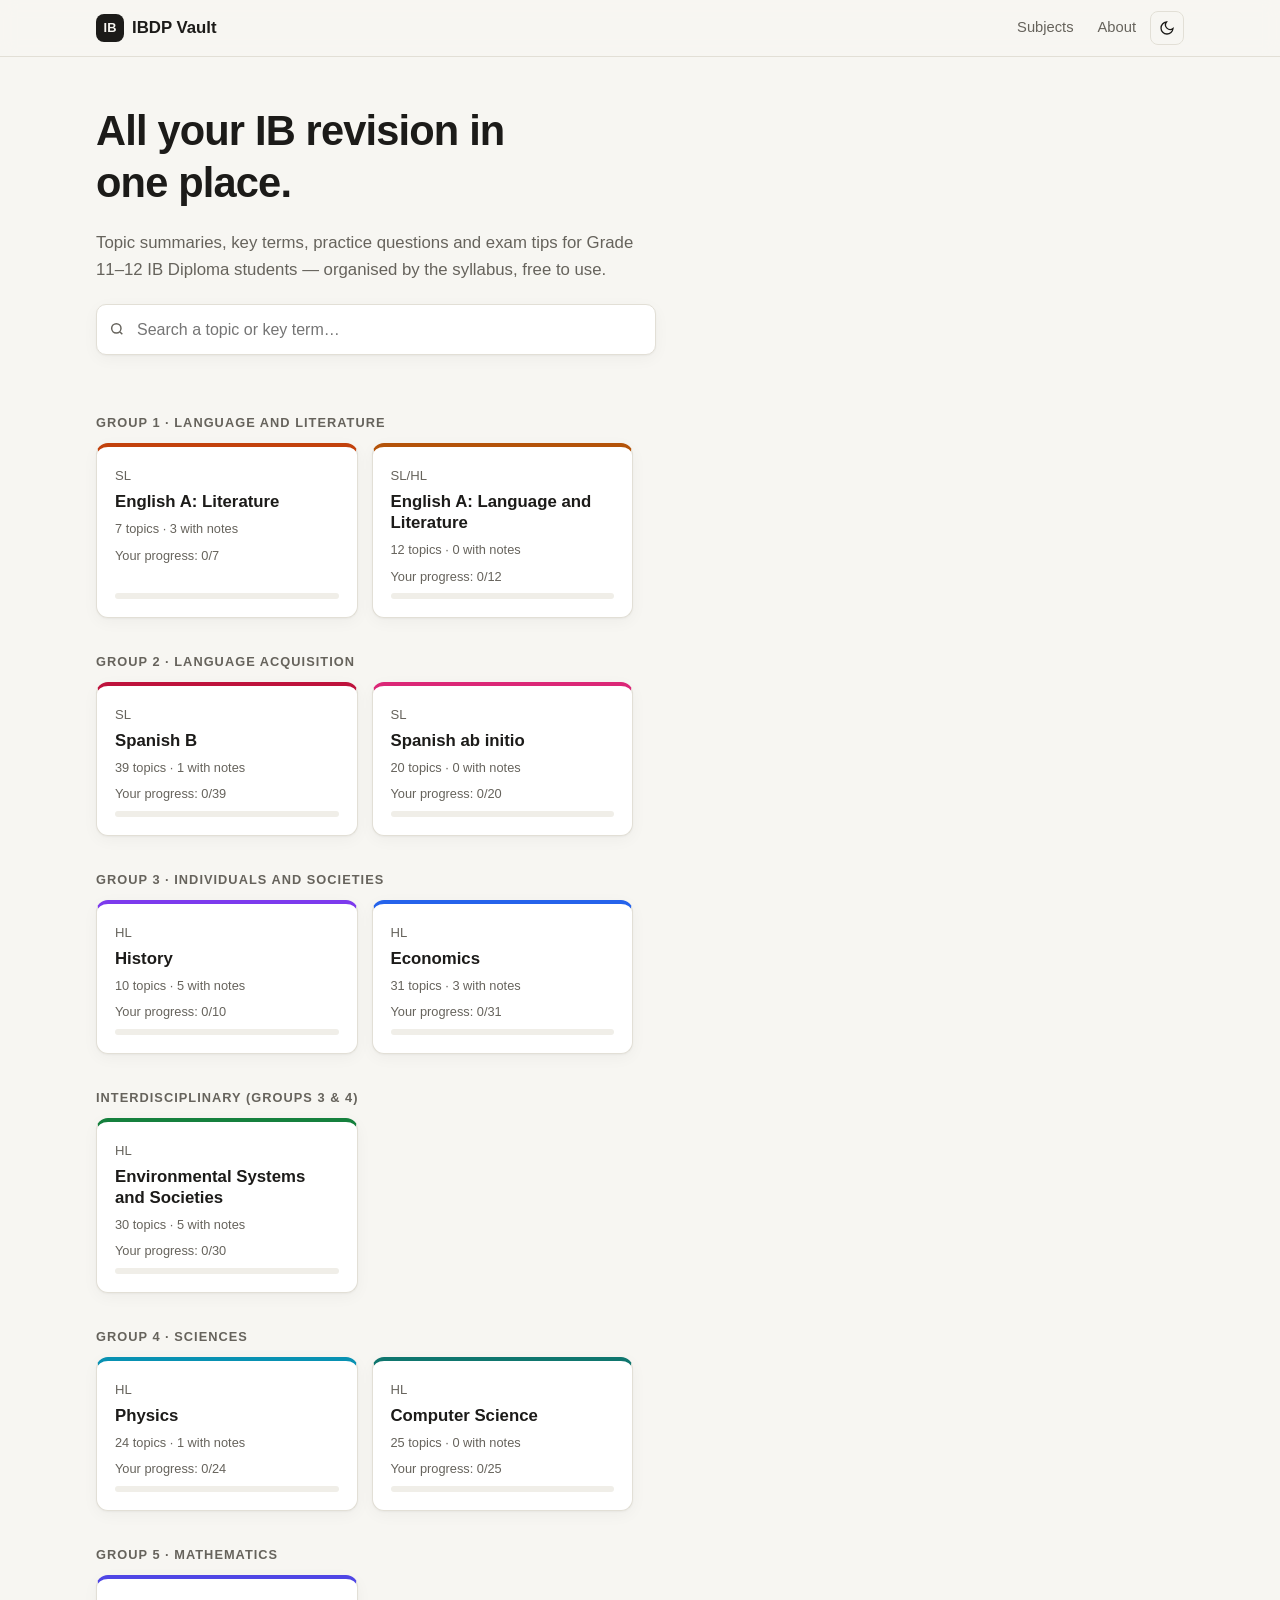
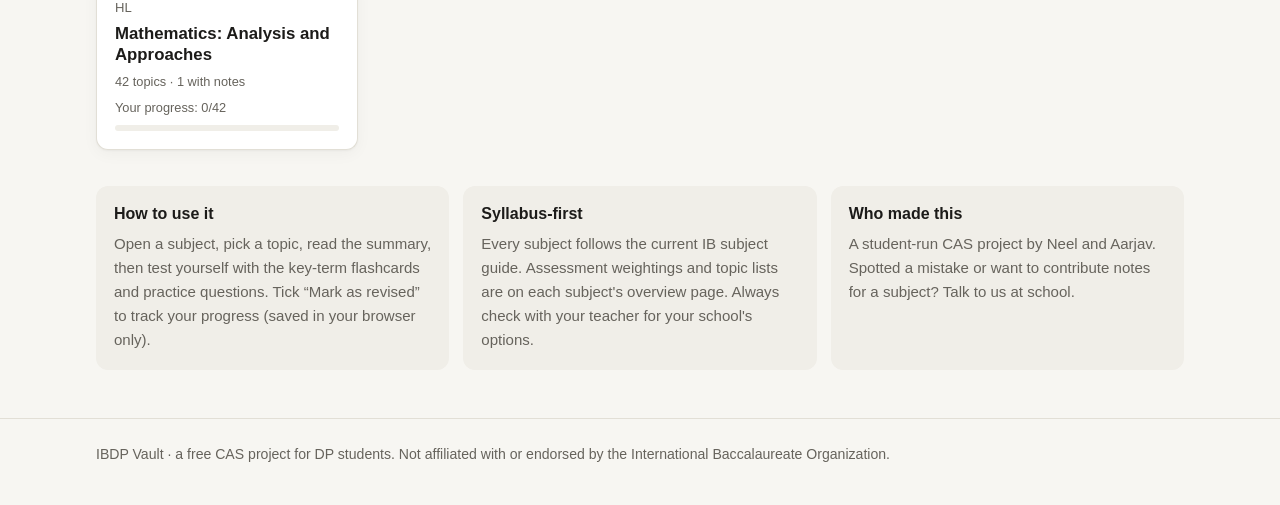
<file: index.html>
<!doctype html>
<html lang="en">
<head>
  <meta charset="utf-8">
  <meta name="viewport" content="width=device-width, initial-scale=1">
  <title>IBDP Vault · Free IB revision</title>
  <meta name="description" content="Free, syllabus-focused revision for Grade 11–12 IB Diploma students: topic summaries, key terms, practice questions and exam tips.">
  <link rel="icon" href="data:image/svg+xml,%3Csvg xmlns='http://www.w3.org/2000/svg' viewBox='0 0 32 32'%3E%3Crect width='32' height='32' rx='8' fill='%231c1b19'/%3E%3Ctext x='16' y='21' font-family='Arial' font-weight='700' font-size='13' fill='white' text-anchor='middle'%3EIB%3C/text%3E%3C/svg%3E">
  <link rel="stylesheet" href="style.css">
</head>
<body data-page="home">
  <header class="topbar">
    <div class="wrap">
      <a class="brand" href="index.html"><span class="brand-mark">IB</span>IBDP Vault</a>
      <nav>
        <a href="#subjects-top">Subjects</a>
        <a href="#about" class="hide-sm">About</a>
        <button class="icon-btn" id="theme-btn" aria-label="Toggle dark mode" title="Toggle dark mode"><svg width="16" height="16" viewBox="0 0 24 24" fill="none" stroke="currentColor" stroke-width="2" aria-hidden="true"><path d="M21 12.8A9 9 0 1 1 11.2 3a7 7 0 0 0 9.8 9.8z"/></svg></button>
      </nav>
    </div>
  </header>

  <main class="wrap">
    <section class="hero">
      <h1>All your IB revision in one place.</h1>
      <p>Topic summaries, key terms, practice questions and exam tips for Grade 11–12 IB Diploma students — organised by the syllabus, free to use.</p>
      <div class="search">
        <svg width="16" height="16" viewBox="0 0 24 24" fill="none" stroke="currentColor" stroke-width="2.2" aria-hidden="true"><circle cx="11" cy="11" r="7"/><path d="m20 20-3.5-3.5"/></svg>
        <label for="search" class="sr-only">Search topics and key terms</label>
        <input id="search" type="search" placeholder="Search a topic or key term…" autocomplete="off">
      </div>
      <div class="results" id="results" hidden></div>
    </section>

    <div id="subjects-top"></div>
    <div id="subjects"><p class="muted">Loading subjects…</p></div>

    <section class="info-row" id="about">
      <div class="info">
        <h3>How to use it</h3>
        <p>Open a subject, pick a topic, read the summary, then test yourself with the key-term flashcards and practice questions. Tick “Mark as revised” to track your progress (saved in your browser only).</p>
      </div>
      <div class="info">
        <h3>Syllabus-first</h3>
        <p>Every subject follows the current IB subject guide. Assessment weightings and topic lists are on each subject's overview page. Always check with your teacher for your school's options.</p>
      </div>
      <div class="info">
        <h3>Who made this</h3>
        <p>A student-run CAS project by Neel and Aarjav. Spotted a mistake or want to contribute notes for a subject? Talk to us at school.</p>
      </div>
    </section>
  </main>

  <footer>
    <div class="wrap">IBDP Vault · a free CAS project for DP students. Not affiliated with or endorsed by the International Baccalaureate Organization.</div>
  </footer>

  <script src="subjects.js"></script>
  <script src="app.js"></script>
</body>
</html>
</file>
<file: style.css>
/* IBDP Vault — shared styles */
:root {
  --bg: #f7f6f2;
  --surface: #ffffff;
  --surface-2: #f0eee8;
  --text: #1c1b19;
  --muted: #66635c;
  --border: #e2dfd6;
  --accent: #2f5bd3;
  --accent-soft: #e6ecfb;
  --good: #2e7d4f;
  --good-soft: #e3f2e8;
  --warn: #9a6400;
  --warn-soft: #fbf0d9;
  --radius: 12px;
  --shadow: 0 1px 2px rgba(0,0,0,.04), 0 4px 16px rgba(0,0,0,.04);
  --font: -apple-system, BlinkMacSystemFont, "Segoe UI", Inter, Roboto, Helvetica, Arial, sans-serif;
  --mono: ui-monospace, SFMono-Regular, Menlo, Consolas, monospace;
}
@media (prefers-color-scheme: dark) {
  :root:not([data-theme="light"]) {
    --bg: #141412; --surface: #1d1d1a; --surface-2: #262622; --text: #ecebe6; --muted: #a3a097;
    --border: #34332e; --accent: #7d9cf0; --accent-soft: #232c45; --good: #6cc391; --good-soft: #1d3326;
    --warn: #e2b55a; --warn-soft: #3a2f17; --shadow: none;
  }
}
:root[data-theme="dark"] {
  --bg: #141412; --surface: #1d1d1a; --surface-2: #262622; --text: #ecebe6; --muted: #a3a097;
  --border: #34332e; --accent: #7d9cf0; --accent-soft: #232c45; --good: #6cc391; --good-soft: #1d3326;
  --warn: #e2b55a; --warn-soft: #3a2f17; --shadow: none;
}

* { box-sizing: border-box; }
html { -webkit-text-size-adjust: 100%; }
body { margin: 0; background: var(--bg); color: var(--text); font-family: var(--font); font-size: 16px; line-height: 1.6; }
a { color: var(--accent); text-decoration: none; }
a:hover { text-decoration: underline; }
h1, h2, h3, h4 { line-height: 1.25; margin: 0 0 .5em; }
p { margin: 0 0 1em; }
button { font: inherit; cursor: pointer; }
.wrap { max-width: 1120px; margin: 0 auto; padding: 0 16px; }
.muted { color: var(--muted); }
.sr-only { position: absolute; width: 1px; height: 1px; overflow: hidden; clip: rect(0 0 0 0); }

/* Header */
.topbar { position: sticky; top: 0; z-index: 20; background: color-mix(in srgb, var(--bg) 88%, transparent); backdrop-filter: blur(8px); border-bottom: 1px solid var(--border); }
.topbar .wrap { display: flex; align-items: center; gap: 12px; height: 56px; }
.brand { display: flex; align-items: center; gap: 8px; font-weight: 700; color: var(--text); font-size: 1.05rem; }
.brand:hover { text-decoration: none; }
.brand-mark { width: 28px; height: 28px; border-radius: 8px; background: var(--text); color: var(--bg); display: grid; place-items: center; font-size: .8rem; font-weight: 800; }
.topbar nav { margin-left: auto; display: flex; gap: 4px; align-items: center; }
.topbar nav a { color: var(--muted); padding: 6px 10px; border-radius: 8px; font-size: .92rem; }
.topbar nav a:hover { background: var(--surface-2); color: var(--text); text-decoration: none; }
.icon-btn { background: none; border: 1px solid var(--border); color: var(--text); border-radius: 8px; width: 34px; height: 34px; display: grid; place-items: center; }
.icon-btn:hover { background: var(--surface-2); }

/* Home */
.hero { padding: 48px 0 24px; }
.hero h1 { font-size: clamp(1.8rem, 4vw, 2.6rem); letter-spacing: -.02em; max-width: 18ch; }
.hero p { color: var(--muted); max-width: 60ch; font-size: 1.05rem; }
.search { position: relative; max-width: 560px; margin-top: 20px; }
.search input { width: 100%; padding: 12px 14px 12px 40px; border-radius: 10px; border: 1px solid var(--border); background: var(--surface); color: var(--text); font: inherit; box-shadow: var(--shadow); }
.search input:focus { outline: 2px solid var(--accent); outline-offset: 1px; }
.search svg { position: absolute; left: 13px; top: 50%; transform: translateY(-50%); color: var(--muted); }
.results { margin-top: 8px; max-width: 560px; background: var(--surface); border: 1px solid var(--border); border-radius: 10px; overflow: hidden; box-shadow: var(--shadow); }
.results a { display: block; padding: 10px 14px; border-bottom: 1px solid var(--border); color: var(--text); }
.results a:last-child { border-bottom: 0; }
.results a:hover { background: var(--surface-2); text-decoration: none; }
.results small { color: var(--muted); display: block; font-size: .8rem; }
.results .empty { padding: 12px 14px; color: var(--muted); }

.section-title { font-size: .8rem; text-transform: uppercase; letter-spacing: .08em; color: var(--muted); margin: 36px 0 12px; font-weight: 600; }
.grid { display: grid; grid-template-columns: repeat(auto-fill, minmax(240px, 1fr)); gap: 14px; }
.card { background: var(--surface); border: 1px solid var(--border); border-radius: var(--radius); padding: 18px; box-shadow: var(--shadow); color: var(--text); display: flex; flex-direction: column; gap: 6px; border-top: 4px solid var(--c, var(--accent)); transition: transform .12s ease; }
.card:hover { transform: translateY(-2px); text-decoration: none; }
.card h3 { font-size: 1.05rem; margin: 0; }
.card .meta { font-size: .82rem; color: var(--muted); }
.progress { height: 6px; background: var(--surface-2); border-radius: 99px; overflow: hidden; margin-top: auto; }
.progress span { display: block; height: 100%; background: var(--c, var(--accent)); }
.card .count { font-size: .8rem; color: var(--muted); }

.info-row { display: grid; grid-template-columns: repeat(auto-fit, minmax(240px, 1fr)); gap: 14px; margin: 36px 0 48px; }
.info { background: var(--surface-2); border-radius: var(--radius); padding: 18px; }
.info h3 { font-size: 1rem; }
.info p { margin: 0; color: var(--muted); font-size: .94rem; }

footer { border-top: 1px solid var(--border); padding: 24px 0 40px; color: var(--muted); font-size: .88rem; }

/* Subject page */
.subject-head { padding: 28px 0 18px; border-bottom: 1px solid var(--border); }
.subject-head .crumb { font-size: .85rem; color: var(--muted); }
.subject-head h1 { font-size: clamp(1.6rem, 3.5vw, 2.2rem); margin: 6px 0; }
.chips { display: flex; flex-wrap: wrap; gap: 6px; margin-top: 8px; }
.chip { font-size: .78rem; padding: 3px 9px; border-radius: 99px; background: var(--surface-2); color: var(--muted); border: 1px solid var(--border); }
.chip.hl { background: var(--warn-soft); color: var(--warn); border-color: transparent; }
.chip.ok { background: var(--good-soft); color: var(--good); border-color: transparent; }

.layout { display: grid; grid-template-columns: 300px 1fr; gap: 28px; padding: 24px 0 60px; }
.sidebar { position: sticky; top: 72px; align-self: start; max-height: calc(100vh - 88px); overflow: auto; padding-right: 4px; }
.sidebar details { margin-bottom: 6px; }
.sidebar summary { cursor: pointer; font-weight: 600; font-size: .92rem; padding: 8px 10px; border-radius: 8px; list-style: none; display: flex; justify-content: space-between; gap: 8px; }
.sidebar summary::-webkit-details-marker { display: none; }
.sidebar summary::after { content: "▸"; color: var(--muted); transition: transform .15s; }
.sidebar details[open] summary::after { transform: rotate(90deg); }
.sidebar summary:hover { background: var(--surface-2); }
.sidebar ul { list-style: none; margin: 0; padding: 0 0 0 6px; }
.sidebar li a { display: flex; align-items: center; gap: 8px; padding: 6px 10px; border-radius: 8px; font-size: .9rem; color: var(--text); }
.sidebar li a:hover { background: var(--surface-2); text-decoration: none; }
.sidebar li a.active { background: var(--accent-soft); color: var(--accent); font-weight: 600; }
.sidebar .dot { width: 8px; height: 8px; border-radius: 50%; flex: none; background: var(--border); }
.sidebar .dot.ready { background: var(--c, var(--accent)); }
.sidebar .dot.done { background: var(--good); }
.sidebar .num { color: var(--muted); font-variant-numeric: tabular-nums; font-size: .8rem; min-width: 2.6em; }
.sidebar-toggle { display: none; }

.panel { background: var(--surface); border: 1px solid var(--border); border-radius: var(--radius); padding: 24px; box-shadow: var(--shadow); min-width: 0; }
.panel h2 { font-size: 1.4rem; }
.topic-top { display: flex; justify-content: space-between; align-items: flex-start; gap: 12px; flex-wrap: wrap; }
.done-toggle { display: inline-flex; align-items: center; gap: 6px; font-size: .88rem; color: var(--muted); background: var(--surface-2); border: 1px solid var(--border); padding: 6px 10px; border-radius: 8px; }
.done-toggle.on { background: var(--good-soft); color: var(--good); border-color: transparent; }

.tabs { display: flex; gap: 4px; border-bottom: 1px solid var(--border); margin: 16px 0 20px; overflow-x: auto; }
.tabs button { background: none; border: 0; padding: 10px 12px; color: var(--muted); border-bottom: 2px solid transparent; white-space: nowrap; font-size: .94rem; }
.tabs button[aria-selected="true"] { color: var(--text); border-bottom-color: var(--c, var(--accent)); font-weight: 600; }
.tabs .n { font-size: .75rem; background: var(--surface-2); border-radius: 99px; padding: 1px 6px; margin-left: 4px; }

.prose ul, .prose ol { padding-left: 1.3em; margin: 0 0 1em; }
.prose li { margin-bottom: .3em; }
.prose h3 { font-size: 1.05rem; margin-top: 1.4em; }
.prose code { font-family: var(--mono); font-size: .9em; background: var(--surface-2); padding: 1px 5px; border-radius: 4px; }
.prose table { border-collapse: collapse; width: 100%; margin: 0 0 1em; font-size: .94rem; display: block; overflow-x: auto; }
.prose th, .prose td { border: 1px solid var(--border); padding: 8px 10px; text-align: left; vertical-align: top; }
.prose th { background: var(--surface-2); }

.terms { display: grid; gap: 8px; }
.term { border: 1px solid var(--border); border-radius: 10px; padding: 12px 14px; }
.term b { display: block; margin-bottom: 2px; }
.term span { color: var(--muted); font-size: .95rem; }
.term-tools { display: flex; justify-content: space-between; align-items: center; margin-bottom: 12px; gap: 8px; flex-wrap: wrap; }
.btn { background: var(--surface-2); border: 1px solid var(--border); color: var(--text); padding: 7px 12px; border-radius: 8px; font-size: .9rem; }
.btn:hover { border-color: var(--muted); }
.btn.primary { background: var(--text); color: var(--bg); border-color: var(--text); }

.flash { border: 1px solid var(--border); border-radius: 14px; min-height: 200px; display: grid; place-items: center; text-align: center; padding: 28px; cursor: pointer; background: var(--surface-2); user-select: none; }
.flash .face { font-size: 1.25rem; font-weight: 600; }
.flash .back { font-size: 1rem; font-weight: 400; color: var(--text); max-width: 55ch; }
.flash-nav { display: flex; justify-content: space-between; align-items: center; margin-top: 12px; }

.q { border: 1px solid var(--border); border-radius: 10px; padding: 14px 16px; margin-bottom: 12px; }
.q-head { display: flex; justify-content: space-between; gap: 10px; }
.q-head .marks { font-size: .8rem; color: var(--muted); white-space: nowrap; }
.q details { margin-top: 8px; }
.q summary { cursor: pointer; color: var(--accent); font-size: .9rem; }
.q .answer { margin-top: 8px; padding: 12px; background: var(--surface-2); border-radius: 8px; }

.tips li { margin-bottom: 8px; }
.empty-state { text-align: center; padding: 36px 12px; color: var(--muted); }
.empty-state b { color: var(--text); display: block; margin-bottom: 4px; }

.overview table { border-collapse: collapse; width: 100%; font-size: .94rem; }
.overview th, .overview td { border-bottom: 1px solid var(--border); padding: 9px 8px; text-align: left; vertical-align: top; }
.overview th { color: var(--muted); font-weight: 600; font-size: .82rem; text-transform: uppercase; letter-spacing: .04em; }
.overview .w { font-variant-numeric: tabular-nums; font-weight: 600; white-space: nowrap; }
.note { background: var(--warn-soft); color: var(--text); border-radius: 10px; padding: 12px 14px; font-size: .92rem; margin: 16px 0; }

.pager { display: flex; justify-content: space-between; gap: 12px; margin-top: 28px; padding-top: 16px; border-top: 1px solid var(--border); }
.pager a { font-size: .9rem; max-width: 48%; }

@media (max-width: 860px) {
  .layout { grid-template-columns: 1fr; gap: 16px; }
  .sidebar { position: static; max-height: none; display: none; background: var(--surface); border: 1px solid var(--border); border-radius: var(--radius); padding: 8px; }
  .sidebar.open { display: block; }
  .sidebar-toggle { display: inline-flex; }
  .panel { padding: 18px; }
  .topbar nav a.hide-sm { display: none; }
}
</file>
